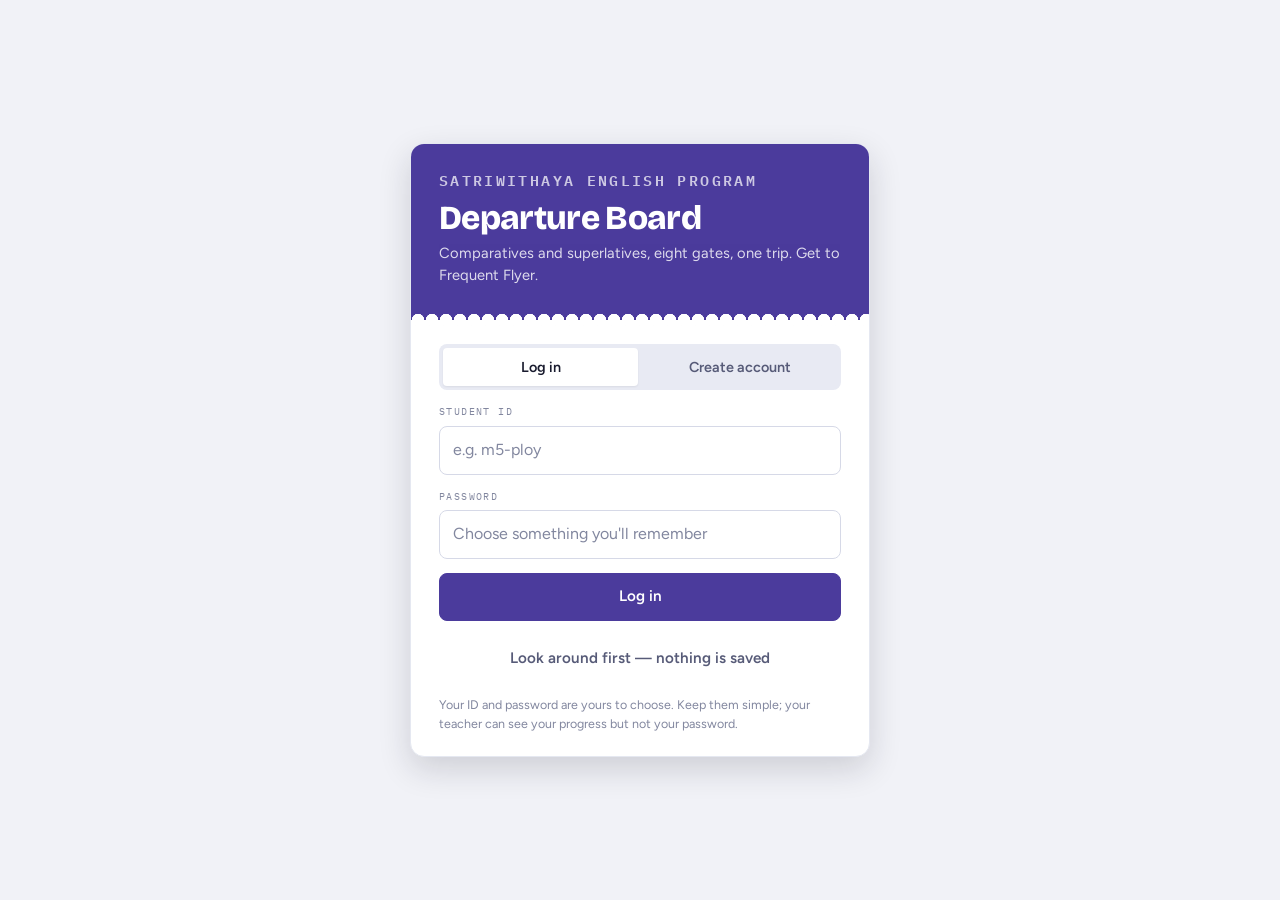
<file: index.html>
<!DOCTYPE html>
<html lang="en">
<head>
<meta charset="utf-8">
<meta name="viewport" content="width=device-width, initial-scale=1">
<title>Departure Board</title>
<link rel="preconnect" href="https://fonts.googleapis.com">
<link rel="preconnect" href="https://fonts.gstatic.com" crossorigin>
<link rel="stylesheet" href="https://fonts.googleapis.com/css2?family=Bricolage+Grotesque:opsz,wght@12..96,600;12..96,800&family=Figtree:wght@400;500;600;700&family=IBM+Plex+Mono:wght@400;600&display=swap">
<link rel="stylesheet" href="theme.css">
<style>
/* ======================= STUDENT CONSOLE ============================== */
.wrap{max-width:880px;margin:0 auto;padding-inline:16px}
.hidden{display:none!important}

/* ---------------------------------------------------------- login card */
#screen-login{min-height:100vh;display:flex;align-items:center;justify-content:center;padding:28px 16px}
.boarding{
  width:100%;max-width:460px;background:var(--surface);border-radius:var(--r-l);
  box-shadow:var(--shadow-l);overflow:hidden;border:1px solid var(--rule-soft);
}
.boarding-top{padding:26px var(--pad) 20px;background:var(--accent);color:var(--accent-ink)}
.boarding-top .kicker{color:var(--accent-ink);opacity:.72}
.boarding-top h1{font-size:2.1rem;line-height:1;margin:10px 0 8px;font-weight:800}
.boarding-top p{font-size:.92rem;opacity:.82;line-height:1.45}
.perf{height:14px;background:var(--accent);position:relative}
.perf::after{
  content:"";position:absolute;inset:auto 0 -7px;height:14px;
  background:radial-gradient(circle at 7px 7px, var(--surface) 6px, transparent 6.5px) repeat-x;
  background-size:14px 14px;
}
.boarding-body{padding:24px var(--pad) 22px;display:flex;flex-direction:column;gap:14px}
.tabs{display:flex;gap:4px;background:var(--surface-2);padding:4px;border-radius:var(--r-m)}
.tab{
  flex:1;padding:8px;border:none;background:transparent;border-radius:var(--r-s);
  font-weight:600;font-size:.9rem;color:var(--ink-2);cursor:pointer;
}
.tab.on{background:var(--surface);color:var(--ink);box-shadow:var(--shadow-s)}
.msg{font-size:.88rem;padding:10px 12px;border-radius:var(--r-m);line-height:1.45}
.msg.bad{background:var(--no-soft);color:var(--no)}
.msg.info{background:var(--surface-2);color:var(--ink-2)}
.tiny{font-size:.78rem;color:var(--ink-3);line-height:1.5}

/* ------------------------------------------------------ boarding header */
.bp{position:sticky;top:0;z-index:20;background:var(--ground);border-bottom:1px solid var(--rule)}
.bp-in{max-width:880px;margin:0 auto;padding:12px 16px;display:flex;align-items:center;gap:14px;flex-wrap:wrap}
.bp-id{display:flex;flex-direction:column;gap:1px;min-width:0;flex:1 1 150px}
.bp-name{font-family:var(--f-display);font-weight:700;font-size:1.02rem;line-height:1.15;overflow:hidden;text-overflow:ellipsis;white-space:nowrap}
.bp-rank{font-family:var(--f-mono);font-size:9.5px;letter-spacing:.13em;text-transform:uppercase;color:var(--accent)}
.gauge{flex:2 1 190px;display:flex;flex-direction:column;gap:4px;min-width:150px}
.gauge-top{display:flex;justify-content:space-between;align-items:baseline;font-family:var(--f-mono);font-size:9.5px;letter-spacing:.12em;text-transform:uppercase;color:var(--ink-3)}
.gauge-top b{font-size:12px;color:var(--ink);font-variant-numeric:tabular-nums}
.bar{height:7px;background:var(--surface-3);border-radius:99px;overflow:hidden}
.bar span{display:block;height:100%;background:var(--accent);border-radius:99px;transition:width .5s ease}
.bar.thin{height:5px}
.bar.gold span{background:var(--gold)}
.bp-stats{display:flex;gap:7px;flex:0 0 auto}
.chip{
  display:flex;flex-direction:column;align-items:center;gap:0;padding:5px 9px;border-radius:var(--r-m);
  background:var(--surface);border:1px solid var(--rule-soft);min-width:48px;
}
.chip b{font-family:var(--f-mono);font-size:13px;font-weight:600;font-variant-numeric:tabular-nums;line-height:1.2}
.chip span{font-family:var(--f-mono);font-size:8.5px;letter-spacing:.1em;text-transform:uppercase;color:var(--ink-3)}
.chip.streak b{color:var(--gold)}
.nav{display:flex;gap:2px;max-width:880px;margin:0 auto;padding:0 12px 8px;overflow-x:auto}
.nav button{
  border:none;background:transparent;padding:7px 11px;border-radius:var(--r-m);cursor:pointer;
  font-family:var(--f-mono);font-size:10px;font-weight:600;letter-spacing:.11em;text-transform:uppercase;
  color:var(--ink-3);white-space:nowrap;
}
.nav button.on{background:var(--accent-soft);color:var(--accent)}
.nav button:hover{color:var(--ink)}

/* ---------------------------------------------------------------- gates */
main{padding-block:22px 72px}
.sect-h{display:flex;align-items:baseline;justify-content:space-between;gap:12px;margin-bottom:14px;flex-wrap:wrap}
.sect-h h2{font-size:1.45rem}
.gates{display:flex;flex-direction:column;gap:0;position:relative}
.gates::before{content:"";position:absolute;left:21px;top:24px;bottom:24px;width:2px;background:var(--rule)}
.gate{position:relative;padding-left:52px;padding-bottom:10px}
.dot{
  position:absolute;left:13px;top:16px;width:18px;height:18px;border-radius:50%;
  background:var(--ground);border:2px solid var(--rule);z-index:1;
}
.gate.done .dot{background:var(--ok);border-color:var(--ok)}
.gate.open .dot{background:var(--accent);border-color:var(--accent);box-shadow:0 0 0 4px var(--accent-soft)}
.gate-card{
  width:100%;text-align:left;background:var(--surface);border:1px solid var(--rule-soft);
  border-radius:var(--r-l);box-shadow:var(--shadow-s);overflow:hidden;
}
.gate.locked .gate-card{opacity:.58}
.gate-head{
  width:100%;display:flex;gap:12px;align-items:flex-start;padding:15px 16px;
  background:none;border:none;cursor:pointer;text-align:left;
}
.gate.locked .gate-head{cursor:not-allowed}
.gate-meta{flex:1;min-width:0;display:flex;flex-direction:column;gap:5px}
.gate-line1{display:flex;align-items:center;gap:8px;flex-wrap:wrap}
.gate-n{font-family:var(--f-mono);font-size:10px;font-weight:600;letter-spacing:.1em;color:var(--ink-3)}
.gate-name{font-family:var(--f-display);font-weight:700;font-size:1.08rem;line-height:1.2}
.gate-blurb{font-size:.88rem;color:var(--ink-2);line-height:1.45}
.gate-prog{display:flex;align-items:center;gap:9px}
.gate-prog .bar{flex:1}
.gate-pct{font-family:var(--f-mono);font-size:10px;color:var(--ink-3);font-variant-numeric:tabular-nums}
.caret{flex:0 0 auto;color:var(--ink-3);font-size:1.1rem;padding-top:2px;transition:transform .18s}
.gate.exp .caret{transform:rotate(90deg)}
.gate-body{border-top:1px solid var(--rule-soft);padding:6px 8px 10px}
.lrow{
  display:flex;align-items:center;gap:11px;width:100%;text-align:left;padding:11px 10px;
  background:none;border:none;border-radius:var(--r-m);cursor:pointer;
}
.lrow:hover:not([disabled]){background:var(--surface-2)}
.lrow[disabled]{opacity:.5;cursor:not-allowed}
.lrow-tick{
  flex:0 0 auto;width:21px;height:21px;border-radius:50%;border:2px solid var(--rule);
  display:grid;place-items:center;font-size:11px;font-weight:700;color:var(--surface);
}
.lrow.done .lrow-tick{background:var(--ok);border-color:var(--ok)}
.lrow.done .lrow-tick::after{content:"✓"}
.lrow-txt{flex:1;min-width:0}
.lrow-name{display:block;font-weight:600;font-size:.95rem;line-height:1.3}
.lrow-sub{display:block;font-family:var(--f-mono);font-size:9.5px;letter-spacing:.1em;text-transform:uppercase;color:var(--ink-3);margin-top:2px}
.lrow-score{font-family:var(--f-mono);font-size:11px;color:var(--ink-2);font-variant-numeric:tabular-nums;flex:0 0 auto}
.lrow.chal{border-top:1px dashed var(--rule);margin-top:4px;border-radius:0 0 var(--r-m) var(--r-m)}
.lrow.chal .lrow-name{color:var(--gold)}

/* ---------------------------------------------------------------- play */
.play{max-width:660px;margin:0 auto}
.play-top{display:flex;align-items:center;gap:12px;margin-bottom:14px}
.play-top .bar{flex:1}
.qcount{font-family:var(--f-mono);font-size:10px;letter-spacing:.1em;color:var(--ink-3);font-variant-numeric:tabular-nums}
.theory{padding:var(--pad);display:flex;flex-direction:column;gap:14px}
.theory h3{font-size:1.35rem;line-height:1.15}
.theory .key{
  font-size:1.02rem;line-height:1.45;font-weight:600;border-left:3px solid var(--gold);
  padding-left:14px;color:var(--ink);
}
.theory .prose p{font-size:.97rem;line-height:1.6;color:var(--ink-2);margin-bottom:.75em}
.theory .prose p:last-child{margin-bottom:0}
.theory .prose em{font-style:italic;color:var(--ink)}
.theory .prose strong{color:var(--ink)}
.theory .prose u{text-decoration-color:var(--accent-line);text-underline-offset:3px}
.exlist{display:flex;flex-direction:column;gap:10px;background:var(--surface-2);padding:14px;border-radius:var(--r-m)}
.exlist .s{font-size:.98rem;font-style:italic}
.exlist .s s{opacity:.62}
.exlist .g{font-family:var(--f-mono);font-size:9.5px;letter-spacing:.08em;color:var(--ink-3);margin-top:3px;line-height:1.4}
.simple-btn{align-self:flex-start}
.qcard{padding:var(--pad);display:flex;flex-direction:column;gap:0}
.qtype{
  font-family:var(--f-mono);font-size:9.5px;letter-spacing:.15em;text-transform:uppercase;
  color:var(--accent);margin-bottom:12px;display:flex;justify-content:space-between;gap:10px;
}
.qtype .lv{color:var(--ink-3)}
#qhost{margin-bottom:16px}
.qfoot{display:flex;gap:10px;align-items:center;flex-wrap:wrap}
.qfoot .grow{flex:1}
#feedback{margin-bottom:14px}

/* --------------------------------------------------------- result panel */
.result{padding:var(--pad);text-align:center;display:flex;flex-direction:column;gap:16px;align-items:center}
.score-ring{
  width:124px;height:124px;border-radius:50%;display:grid;place-items:center;
  background:conic-gradient(var(--accent) calc(var(--p)*1%), var(--surface-3) 0);
}
.score-ring i{
  width:98px;height:98px;border-radius:50%;background:var(--surface);display:grid;place-items:center;
  font-family:var(--f-display);font-weight:800;font-size:1.9rem;font-style:normal;font-variant-numeric:tabular-nums;
}
.result h3{font-size:1.4rem}
.result p{color:var(--ink-2);font-size:.95rem;max-width:34rem}
.misslist{width:100%;text-align:left;display:flex;flex-direction:column;gap:8px;margin-top:4px}
.miss{background:var(--surface-2);border-radius:var(--r-m);padding:11px 13px;font-size:.9rem;line-height:1.45}
.miss b{display:block;font-family:var(--f-mono);font-size:9.5px;letter-spacing:.1em;text-transform:uppercase;color:var(--no);margin-bottom:4px}

/* -------------------------------------------------------------- passport */
.stamps{display:grid;grid-template-columns:repeat(auto-fill,minmax(96px,1fr));gap:10px}
.stamp{
  aspect-ratio:1;border-radius:var(--r-m);border:2px dashed var(--rule);
  display:flex;flex-direction:column;align-items:center;justify-content:center;gap:3px;
  text-align:center;padding:8px;color:var(--ink-3);
}
.stamp.got{border-style:solid;border-color:var(--accent);color:var(--accent);background:var(--accent-soft);transform:rotate(-2deg)}
.stamp b{font-family:var(--f-display);font-size:.8rem;line-height:1.1;font-weight:700}
.stamp span{font-family:var(--f-mono);font-size:8px;letter-spacing:.08em;text-transform:uppercase}
.badges{display:grid;grid-template-columns:1fr;gap:9px}
@media (min-width:620px){.badges{grid-template-columns:1fr 1fr}}
.badge{display:flex;gap:12px;align-items:flex-start;min-width:0;padding:13px 14px;border-radius:var(--r-m);background:var(--surface);border:1px solid var(--rule-soft)}
.badge.locked{opacity:.5}
.badge-i{
  flex:0 0 auto;width:34px;height:34px;border-radius:50%;display:grid;place-items:center;
  background:var(--surface-2);color:var(--ink-3);font-family:var(--f-mono);font-size:13px;font-weight:600;
}
.badge.got .badge-i{background:var(--gold-soft);color:var(--gold)}
.badge-n{display:block;font-weight:700;font-size:.95rem;font-family:var(--f-display);line-height:1.25}
.badge-p{display:block;font-size:.85rem;color:var(--ink-2);line-height:1.4}
.badge-h{display:block;font-family:var(--f-mono);font-size:9.5px;letter-spacing:.06em;color:var(--ink-3);margin-top:3px;line-height:1.4}

/* ---------------------------------------------------------------- misc */
.empty{padding:34px 20px;text-align:center;color:var(--ink-3);font-size:.93rem}
.toast{
  position:fixed;left:50%;bottom:22px;transform:translateX(-50%);z-index:60;
  background:var(--ink);color:var(--ground);padding:11px 18px;border-radius:99px;
  font-size:.9rem;font-weight:600;box-shadow:var(--shadow-l);max-width:90vw;
}
.modal{position:fixed;inset:0;z-index:80;display:grid;place-items:center;background:rgba(10,11,22,.62);padding:20px}
.modal-card{
  background:var(--surface);border-radius:var(--r-l);padding:28px var(--pad);max-width:400px;width:100%;
  text-align:center;box-shadow:var(--shadow-l);display:flex;flex-direction:column;gap:12px;align-items:center;
}
.modal-card .seal{
  width:74px;height:74px;border-radius:50%;background:var(--gold-soft);color:var(--gold);
  display:grid;place-items:center;font-family:var(--f-mono);font-size:22px;font-weight:600;
  border:2px solid var(--gold);transform:rotate(-6deg);
}
.modebar{
  max-width:880px;margin:10px auto 0;padding:9px 14px;border-radius:var(--r-m);
  background:var(--gold-soft);color:var(--gold);font-size:.82rem;line-height:1.45;
  display:flex;gap:10px;align-items:center;justify-content:space-between;flex-wrap:wrap;
}
.modebar b{font-family:var(--f-mono);font-size:9.5px;letter-spacing:.12em;text-transform:uppercase}
.settings{display:flex;flex-direction:column;gap:14px;padding:var(--pad)}
.settings .row{display:flex;gap:10px;align-items:flex-end;flex-wrap:wrap}
.settings .row .field{flex:1;min-width:200px}

/* ------------------------------------------------------------- artwork */
.artband{
  margin:calc(-1 * var(--pad)) calc(-1 * var(--pad)) 18px;
  height:88px;overflow:hidden;border-radius:var(--r-l) var(--r-l) 0 0;
  background:var(--accent-soft);
}
.artband.dark{background:var(--ink)}
.artband svg.art{display:block;width:100%;height:100%}
.card.theory > .artband:first-child{margin-bottom:8px}
#qhost > .artband{margin-top:0;height:76px;border-radius:var(--r-m);margin-inline:0}
.gate-art{
  flex:0 0 auto;width:86px;height:28px;border-radius:var(--r-s);overflow:hidden;
  margin:0;background:var(--accent-soft);
}
.gate-art.dark{background:var(--ink)}
.gate-art svg{display:block;width:100%;height:100%}
@media (max-width:560px){.gate-art{display:none}}
.sort-done{
  font-family:var(--f-mono);font-size:9.5px;letter-spacing:.1em;text-transform:uppercase;
  color:var(--accent);
}

/* ------------------------------------------------- two-box sorting item */
.sort-pool{
  display:flex;flex-wrap:wrap;gap:7px;justify-content:center;
  padding:14px 12px;border-radius:var(--r-m);background:var(--surface-2);
  margin-bottom:14px;min-height:56px;align-items:center;transition:opacity .2s;
}
.sort-pool.spent{opacity:.35}
.chip-i{
  padding:8px 13px;border:1px solid var(--rule);border-radius:99px;background:var(--surface);
  cursor:pointer;font-size:.95rem;font-weight:500;transition:transform .12s,border-color .12s;
}
.chip-i:hover:not([disabled]){border-color:var(--accent-line)}
.chip-i.armed{
  border-color:var(--accent);background:var(--accent);color:var(--accent-ink);
  transform:translateY(-2px) scale(1.04);box-shadow:var(--shadow-m);
}
.chip-i.gone{visibility:hidden;pointer-events:none}
.chip-i.in{background:var(--surface);border-color:var(--accent-line)}
.chip-i.right{background:var(--ok-soft);border-color:var(--ok);color:var(--ok);font-weight:600}
.chip-i.wrong{background:var(--no-soft);border-color:var(--no);color:var(--no);text-decoration:line-through}
.sort-bins{display:grid;grid-template-columns:1fr;gap:10px}
@media (min-width:520px){.sort-bins{grid-template-columns:repeat(var(--cols,2),1fr)}}
.sort-bin{
  border:2px dashed var(--rule);border-radius:var(--r-m);padding:11px;cursor:default;
  display:flex;flex-direction:column;gap:9px;min-height:118px;transition:border-color .15s,background .15s;
}
.sort-bin.ready{border-color:var(--accent-line);background:var(--accent-soft);cursor:pointer}
.sort-bin.ready:hover{border-color:var(--accent)}
.sort-h b{display:block;font-family:var(--f-display);font-weight:700;font-size:1rem}
.sort-h span{
  display:block;font-family:var(--f-mono);font-size:9px;letter-spacing:.1em;
  text-transform:uppercase;color:var(--ink-3);margin-top:2px;
}
.sort-drop{display:flex;flex-wrap:wrap;gap:6px;align-content:flex-start;flex:1}
.sort-empty{font-family:var(--f-mono);font-size:9.5px;letter-spacing:.06em;color:var(--ink-3);align-self:center;margin:0 auto}

/* --------------------------------------------------------- time bonus */
.timer{position:relative;width:38px;height:38px;flex:0 0 auto}
.timer svg{transform:rotate(-90deg);display:block}
.timer .track{stroke:var(--surface-3)}
.timer .run{stroke:var(--gold);transition:stroke-dashoffset .1s linear,stroke .2s}
.timer.cold .run{stroke:var(--ink-3);opacity:.4}
.timer b{
  position:absolute;inset:0;display:grid;place-items:center;
  font-family:var(--f-mono);font-size:12px;font-weight:600;color:var(--gold);font-variant-numeric:tabular-nums;
}
.timer.cold b{color:var(--ink-3);font-size:9px;letter-spacing:.04em}
.combo{
  display:inline-flex;align-items:center;gap:5px;padding:4px 9px;border-radius:99px;
  background:var(--gold-soft);color:var(--gold);font-family:var(--f-mono);font-size:10px;
  font-weight:600;letter-spacing:.08em;white-space:nowrap;
}
.xpfloat{
  position:absolute;right:0;top:-6px;font-family:var(--f-display);font-weight:800;font-size:1.15rem;
  color:var(--gold);pointer-events:none;animation:rise 1.1s ease-out forwards;
}
.xpfloat.plain{color:var(--accent)}
@keyframes rise{
  0%{opacity:0;transform:translateY(6px) scale(.9)}
  22%{opacity:1;transform:translateY(-4px) scale(1.06)}
  100%{opacity:0;transform:translateY(-30px) scale(1)}
}
.qfoot{position:relative}
.bonus-note{
  font-family:var(--f-mono);font-size:9.5px;letter-spacing:.1em;text-transform:uppercase;
  color:var(--gold);display:inline-flex;align-items:center;gap:5px;
}
.verdict.ok{animation:pop .28s ease-out}
@keyframes pop{0%{transform:scale(.985)}60%{transform:scale(1.008)}100%{transform:scale(1)}}

/* -------------------------------------------------------- resume card */
.resume{
  width:100%;text-align:left;display:flex;align-items:stretch;gap:0;overflow:hidden;
  border:none;border-radius:var(--r-l);background:var(--accent);color:var(--accent-ink);
  box-shadow:var(--shadow-m);cursor:pointer;margin-bottom:22px;padding:0;
  transition:transform .12s,box-shadow .12s;
}
.resume:hover{transform:translateY(-1px);box-shadow:var(--shadow-l)}
.resume:active{transform:translateY(0)}
.resume.done{cursor:default;background:var(--ok)}
.resume-art{
  flex:0 0 112px;height:auto;margin:0;border-radius:0;align-self:stretch;
  background:rgba(255,255,255,.13);
}
.resume-art.dark{background:rgba(0,0,0,.3)}
@media (max-width:560px){.resume-art{display:none}}
.resume-t{flex:1;min-width:0;display:flex;flex-direction:column;gap:2px;padding:15px 18px}
.resume-t .kicker{color:var(--accent-ink);opacity:.72}
.resume-n{font-family:var(--f-display);font-weight:700;font-size:1.16rem;line-height:1.2}
.resume-s{font-size:.86rem;opacity:.8;line-height:1.4}
.resume-go{
  flex:0 0 auto;align-self:center;padding:10px 20px 10px 6px;font-weight:700;font-size:.95rem;white-space:nowrap;
}
@media (max-width:420px){.resume-go{padding-right:14px;font-size:.88rem}}
.signout{padding:6px 11px;font-size:.8rem}

/* ------------------------------------------------------- rank-up flair */
.stamp.got{animation:stampin .4s cubic-bezier(.2,1.6,.4,1)}
@keyframes stampin{0%{transform:rotate(-14deg) scale(1.5);opacity:0}100%{transform:rotate(-2deg) scale(1);opacity:1}}
.modal-card .seal{animation:stampin .45s cubic-bezier(.2,1.6,.4,1)}
</style>
</head>
<body>

<!-- ===================== LOGIN ===================== -->
<div id="screen-login">
  <div class="boarding">
    <div class="boarding-top">
      <p class="kicker">Satriwithaya English Program</p>
      <h1>Departure Board</h1>
      <p>Comparatives and superlatives, eight gates, one trip. Get to Frequent Flyer.</p>
    </div>
    <div class="perf"></div>
    <div class="boarding-body">
      <div class="tabs" role="tablist">
        <button class="tab on" id="tab-in" role="tab">Log in</button>
        <button class="tab" id="tab-new" role="tab">Create account</button>
      </div>
      <div class="field">
        <label for="f-id">Student ID</label>
        <input type="text" id="f-id" autocomplete="username" placeholder="e.g. m5-ploy" spellcheck="false">
      </div>
      <div class="field hidden" id="wrap-name">
        <label for="f-name">Your name</label>
        <input type="text" id="f-name" autocomplete="name" placeholder="How your teacher will see you">
      </div>
      <div class="field">
        <label for="f-pw">Password</label>
        <input type="password" id="f-pw" autocomplete="current-password" placeholder="Choose something you'll remember">
      </div>
      <div id="login-msg" class="msg info hidden"></div>
      <button class="btn primary wide" id="btn-go">Log in</button>
      <button class="btn ghost wide" id="btn-demo">Look around first — nothing is saved</button>
      <p class="tiny">Your ID and password are yours to choose. Keep them simple; your teacher can see your progress but not your password.</p>
    </div>
  </div>
</div>

<!-- ===================== APP ===================== -->
<div id="screen-app" class="hidden">
  <header class="bp">
    <div class="bp-in">
      <div class="bp-id">
        <span class="bp-name" id="hdr-name">—</span>
        <span class="bp-rank" id="hdr-rank">—</span>
      </div>
      <div class="gauge">
        <div class="gauge-top"><span>Trip readiness</span><b id="hdr-ready">0%</b></div>
        <div class="bar"><span id="hdr-bar" style="width:0%"></span></div>
      </div>
      <div class="bp-stats">
        <div class="chip streak"><b id="hdr-streak">0</b><span>Streak</span></div>
        <div class="chip"><b id="hdr-xp">0</b><span>XP</span></div>
        <button class="btn sm signout" id="btn-out" title="Log out">Log out</button>
      </div>
    </div>
    <nav class="nav">
      <button data-view="map" class="on">Roadmap</button>
      <button data-view="review">Standby<span id="nav-review"></span></button>
      <button data-view="pass">Passport</button>
      <button data-view="test">Level check<span id="nav-test"></span></button>
      <button data-view="settings">Settings</button>
    </nav>
  </header>

  <div id="modebar-slot"></div>

  <main class="wrap">
    <section id="view-map"></section>
    <section id="view-play" class="hidden"></section>
    <section id="view-review" class="hidden"></section>
    <section id="view-pass" class="hidden"></section>
    <section id="view-test" class="hidden"></section>
    <section id="view-settings" class="hidden"></section>
  </main>
</div>

<div id="toast-slot"></div>
<div id="modal-slot"></div>

<!-- ===================================================================
     CLASS SERVER — the Apps Script Web App this console talks to.
     Change this one line if you redeploy the script to a new URL.
     A student who saves a different address under Settings overrides it
     on their own device only.
     =================================================================== -->
<script>window.DB_API_URL = 'https://script.google.com/macros/s/AKfycbyFjTVQfIvo4EHrLG-zXOSF7ap-8NLXPacvtFq33Q-5EdkJMfHiz6U-xvAAok31HHSJ/exec';</script>

<script src="content.js"></script>
<script src="engine.js"></script>
<script src="api.js"></script>
<script src="student.js"></script>
</body>
</html>
</file>
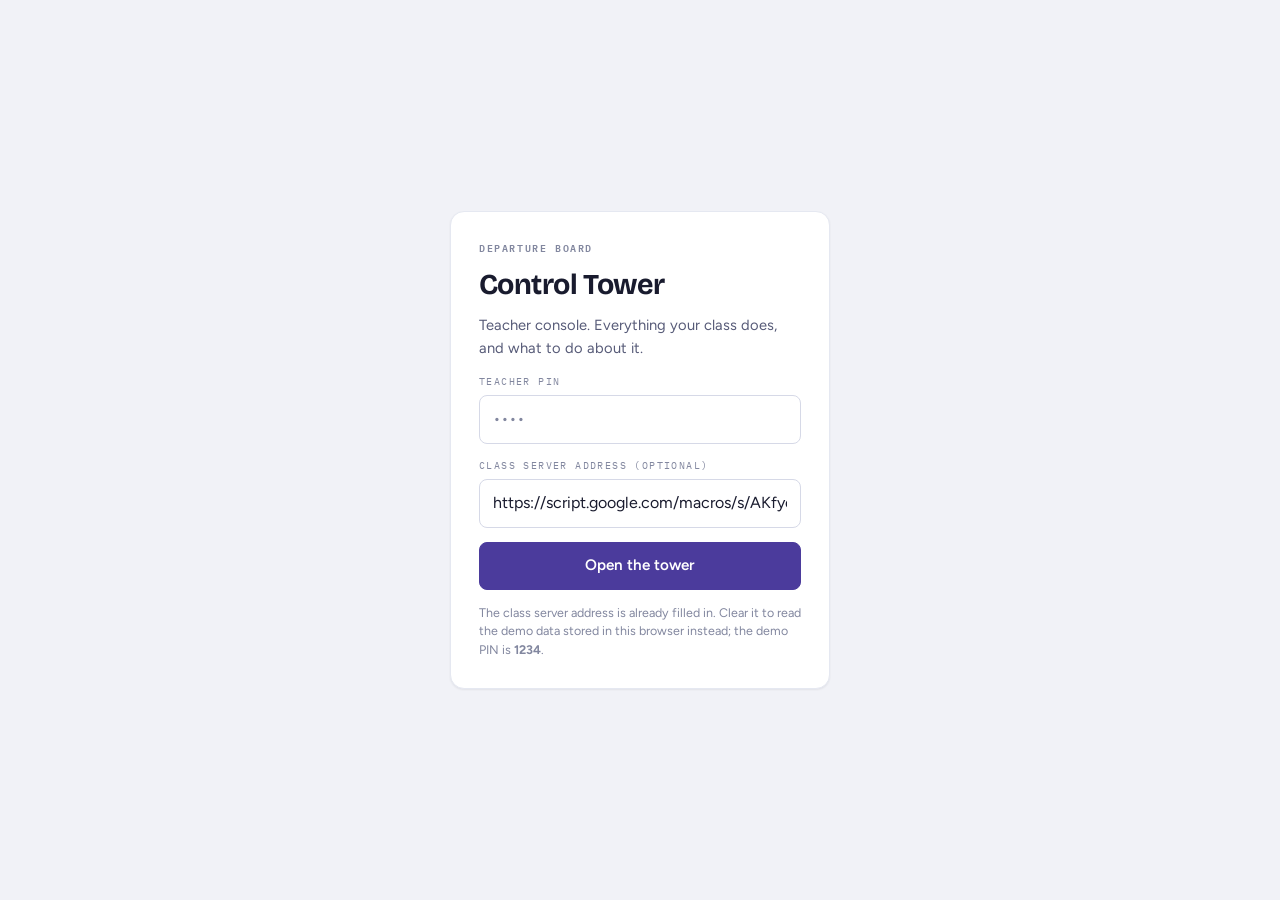
<file: teacher.html>
<!DOCTYPE html>
<html lang="en">
<head>
<meta charset="utf-8">
<meta name="viewport" content="width=device-width, initial-scale=1">
<title>Departure Board — Control Tower</title>
<link rel="preconnect" href="https://fonts.googleapis.com">
<link rel="preconnect" href="https://fonts.gstatic.com" crossorigin>
<link rel="stylesheet" href="https://fonts.googleapis.com/css2?family=Bricolage+Grotesque:opsz,wght@12..96,600;12..96,800&family=Figtree:wght@400;500;600;700&family=IBM+Plex+Mono:wght@400;600&display=swap">
<link rel="stylesheet" href="theme.css">
<style>
/* ======================= TEACHER CONSOLE ============================== */
.wrap{max-width:1180px;margin:0 auto;padding-inline:16px}
.hidden{display:none!important}

#gate{min-height:100vh;display:grid;place-items:center;padding:24px 16px}
.gatecard{width:100%;max-width:380px;padding:28px var(--pad);display:flex;flex-direction:column;gap:14px}
.gatecard h1{font-size:1.8rem;line-height:1.05}

header.top{border-bottom:1px solid var(--rule);background:var(--surface);position:sticky;top:0;z-index:30}
.top-in{max-width:1180px;margin:0 auto;padding:13px 16px;display:flex;align-items:center;gap:14px;flex-wrap:wrap}
.top-in h1{font-size:1.18rem;flex:1 1 auto}
.top-in .sub{font-family:var(--f-mono);font-size:9.5px;letter-spacing:.14em;text-transform:uppercase;color:var(--ink-3);display:block;margin-top:2px}

main{padding-block:20px 80px}
.grid{display:grid;grid-template-columns:1fr;gap:16px}
@media (min-width:1000px){.grid{grid-template-columns:minmax(0,1fr) minmax(0,1.35fr)}}

.panel{padding:16px var(--pad) var(--pad)}
.panel-h{display:flex;align-items:baseline;justify-content:space-between;gap:10px;margin-bottom:12px;flex-wrap:wrap}
.panel-h h2{font-size:1.08rem}

/* --------------------------------------------------------------- roster */
.roster-scroll{overflow-x:auto;border:1px solid var(--rule);border-radius:var(--r-m)}
table.roster{border-collapse:collapse;width:100%;min-width:620px;font-size:.86rem}
table.roster th{
  font-family:var(--f-mono);font-size:9px;letter-spacing:.12em;text-transform:uppercase;color:var(--ink-3);
  text-align:left;padding:9px 10px;background:var(--surface-2);white-space:nowrap;position:sticky;top:0;
}
table.roster td{padding:9px 10px;border-top:1px solid var(--rule-soft);white-space:nowrap}
table.roster tr.r{cursor:pointer}
table.roster tr.r:focus-visible{outline:2px solid var(--accent);outline-offset:-2px}
table.roster th.sortable{cursor:pointer;user-select:none}
table.roster th.sortable:hover{color:var(--ink)}
table.roster th.sortable.on{color:var(--accent)}
table.roster tr.r:hover td{background:var(--surface-2)}
table.roster tr.sel td{background:var(--accent-soft)}
.who2{display:flex;flex-direction:column;gap:1px}
.who2 b{font-weight:600}
.who2 span{font-family:var(--f-mono);font-size:9.5px;color:var(--ink-3)}
.mini{width:64px;height:6px;background:var(--surface-3);border-radius:99px;overflow:hidden;display:inline-block;vertical-align:middle}
.mini i{display:block;height:100%;background:var(--accent)}
.flag{font-family:var(--f-mono);font-size:9px;letter-spacing:.08em;text-transform:uppercase;padding:2px 6px;border-radius:99px}
.flag.stall{background:var(--no-soft);color:var(--no)}
.flag.new{background:var(--accent-soft);color:var(--accent)}
.flag.fly{background:var(--ok-soft);color:var(--ok)}

/* ---------------------------------------------------------- disclosure */
details.disc{border:1px solid var(--rule);border-radius:var(--r-m);margin-bottom:10px;background:var(--surface)}
details.disc>summary{
  cursor:pointer;list-style:none;padding:11px 14px;display:flex;align-items:center;gap:10px;
  font-weight:600;font-size:.92rem;
}
details.disc>summary::-webkit-details-marker{display:none}
details.disc>summary::before{content:"▸";color:var(--ink-3);transition:transform .15s}
details.disc[open]>summary::before{transform:rotate(90deg)}
details.disc>summary .count{
  margin-left:auto;font-family:var(--f-mono);font-size:10px;color:var(--ink-3);font-variant-numeric:tabular-nums;
}
.disc-body{padding:0 14px 14px;border-top:1px solid var(--rule-soft)}
.logtable{width:100%;border-collapse:collapse;font-size:.8rem;font-family:var(--f-mono)}
.logtable th{text-align:left;padding:7px 8px;color:var(--ink-3);font-size:9px;letter-spacing:.1em;text-transform:uppercase;border-bottom:1px solid var(--rule)}
.logtable td{padding:6px 8px;border-bottom:1px solid var(--rule-soft);vertical-align:top}
.logtable tr.bad td{background:var(--no-soft)}
.logtable .g{color:var(--ink-3)}
.logscroll{max-height:340px;overflow:auto;margin-top:8px;border-radius:var(--r-s)}

/* ------------------------------------------------------------- report */
.rep-block{border-left:3px solid var(--no);padding-left:14px;margin-bottom:18px}
.rep-block.good{border-left-color:var(--ok)}
.rep-h{display:flex;align-items:baseline;gap:9px;flex-wrap:wrap;margin-bottom:6px}
.rep-h h4{font-family:var(--f-display);font-size:1rem;font-weight:700}
.rep-rate{font-family:var(--f-mono);font-size:10px;color:var(--ink-3);font-variant-numeric:tabular-nums}
.rep-p{font-size:.9rem;line-height:1.55;color:var(--ink-2);margin-bottom:8px}
.rep-teach{
  font-size:.88rem;line-height:1.55;background:var(--surface-2);padding:11px 13px;border-radius:var(--r-m);
  margin-bottom:8px;
}
.rep-teach b{font-family:var(--f-mono);font-size:9px;letter-spacing:.13em;text-transform:uppercase;color:var(--ink-3);display:block;margin-bottom:5px}
.rep-acts{list-style:none;padding:0;display:flex;flex-direction:column;gap:7px}
.rep-acts li{display:flex;gap:9px;font-size:.88rem;line-height:1.5;color:var(--ink-2)}
.rep-acts li::before{content:"→";color:var(--accent);flex:0 0 auto;font-weight:700}

/* --------------------------------------------------------------- class */
.heat{display:flex;flex-direction:column;gap:5px}
.heat-row{display:grid;grid-template-columns:1fr 96px 44px;gap:10px;align-items:center;font-size:.85rem}
.heat-bar{height:9px;background:var(--surface-3);border-radius:99px;overflow:hidden}
.heat-bar i{display:block;height:100%;background:var(--no)}
.heat-n{font-family:var(--f-mono);font-size:10px;color:var(--ink-3);text-align:right;font-variant-numeric:tabular-nums}

.tools{display:flex;gap:8px;flex-wrap:wrap}
.stat4{display:grid;grid-template-columns:repeat(2,1fr);gap:9px;margin-bottom:14px}
@media (min-width:520px){.stat4{grid-template-columns:repeat(4,1fr)}}
.stat{background:var(--surface-2);border-radius:var(--r-m);padding:11px 13px}
.stat b{display:block;font-family:var(--f-display);font-size:1.5rem;font-weight:800;line-height:1.1;font-variant-numeric:tabular-nums}
.stat span{font-family:var(--f-mono);font-size:9px;letter-spacing:.11em;text-transform:uppercase;color:var(--ink-3)}

/* --------------------------------------------------------------- print */
#printable{display:none}
@media print{
  body>*{display:none!important}
  #printable{display:block!important;padding:0;font-family:Georgia,serif;color:#000;background:#fff}
  #printable .pq{page-break-inside:avoid;margin-bottom:16px}
  #printable .key{page-break-before:always}
  #printable h2{font-size:16pt;margin:0 0 4pt}
  #printable .meta{font-size:9pt;color:#444;margin-bottom:14pt}
  #printable .pq b{font-size:11pt}
  #printable .pq ol{margin:4pt 0 0 18pt;font-size:11pt}
  #printable .pq .ctx{font-size:10pt;font-style:italic;margin:2pt 0}
  #printable table{border-collapse:collapse;font-size:9.5pt;margin:4pt 0}
  #printable table td,#printable table th{border:1px solid #999;padding:2pt 6pt}
}
.empty{padding:30px 18px;text-align:center;color:var(--ink-3);font-size:.92rem}
.tiny{font-size:.78rem;color:var(--ink-3);line-height:1.5}
.msg{font-size:.88rem;padding:10px 12px;border-radius:var(--r-m)}
.msg.bad{background:var(--no-soft);color:var(--no)}
.modebar{
  max-width:1180px;margin:10px auto 0;padding:9px 14px;border-radius:var(--r-m);
  background:var(--gold-soft);color:var(--gold);font-size:.82rem;display:flex;gap:10px;
  align-items:center;justify-content:space-between;flex-wrap:wrap;
}
.modebar b{font-family:var(--f-mono);font-size:9.5px;letter-spacing:.12em;text-transform:uppercase}
</style>
</head>
<body>

<div id="gate">
  <div class="card gatecard">
    <p class="kicker">Departure Board</p>
    <h1>Control Tower</h1>
    <p style="color:var(--ink-2);font-size:.92rem">Teacher console. Everything your class does, and what to do about it.</p>
    <div class="field"><label for="pin">Teacher PIN</label>
      <input type="password" id="pin" placeholder="••••" autocomplete="current-password"></div>
    <div class="field"><label for="url">Class server address (optional)</label>
      <input type="text" id="url" placeholder="https://script.google.com/macros/s/…/exec" spellcheck="false"></div>
    <div id="gate-msg" class="msg bad hidden"></div>
    <button class="btn primary wide" id="gate-go">Open the tower</button>
    <p class="tiny">The class server address is already filled in. Clear it to read the demo data stored in this browser instead; the demo PIN is <strong>1234</strong>.</p>
  </div>
</div>

<div id="app" class="hidden">
  <header class="top">
    <div class="top-in">
      <div style="flex:1">
        <h1>Control Tower</h1>
        <span class="sub" id="top-sub">—</span>
      </div>
      <div class="tools">
        <button class="btn sm" id="t-refresh">Refresh</button>
        <button class="btn sm" id="t-csv">Export CSV</button>
        <button class="btn sm ghost" id="t-out">Close</button>
      </div>
    </div>
  </header>
  <div id="modebar-slot"></div>

  <main class="wrap">
    <div class="stat4" id="stats"></div>
    <div class="grid">
      <div class="card panel">
        <div class="panel-h"><h2>Class roster</h2><span class="kicker" id="roster-n"></span></div>
        <input type="text" id="q" placeholder="Filter by name or student ID" spellcheck="false" style="margin-bottom:10px">
        <div class="roster-scroll"><table class="roster" id="roster"></table></div>
        <div style="margin-top:16px">
          <div class="panel-h"><h2 style="font-size:.98rem">Where the class is losing marks</h2></div>
          <div class="heat" id="heat"></div>
        </div>
      </div>
      <div class="card panel" id="detail"><div class="empty">Select a student to see their log, their diagnosis, and to set a level check.</div></div>
    </div>
  </main>
</div>

<div id="printable"></div>
<div id="toast-slot"></div>

<!-- ===================================================================
     CLASS SERVER — the Apps Script Web App the Control Tower reads from.
     Change this one line if you redeploy the script to a new URL.
     A student who saves a different address under Settings overrides it
     on their own device only.
     =================================================================== -->
<script>window.DB_API_URL = 'https://script.google.com/macros/s/AKfycbyFjTVQfIvo4EHrLG-zXOSF7ap-8NLXPacvtFq33Q-5EdkJMfHiz6U-xvAAok31HHSJ/exec';</script>

<script src="content.js"></script>
<script src="engine.js"></script>
<script src="api.js"></script>
<script src="teacher.js"></script>
</body>
</html>
</file>
<file: theme.css>
/* ===========================================================================
   DEPARTURE BOARD — theme.css
   Shared tokens and components for the student and teacher consoles.
   Three theme states: bare :root (light), prefers-color-scheme, [data-theme].
   =========================================================================== */

:root{
  --ground:#F1F2F7;
  --surface:#FFFFFF;
  --surface-2:#E8EAF3;
  --surface-3:#DDE1EE;
  --ink:#191B2E;
  --ink-2:#575B78;
  --ink-3:#82879F;
  --rule:#D6D9E7;
  --rule-soft:#E5E8F1;
  --accent:#4B3B9C;
  --accent-ink:#FFFFFF;
  --accent-soft:rgba(75,59,156,.10);
  --accent-line:rgba(75,59,156,.32);
  --gold:#9A6206;
  --gold-soft:rgba(154,98,6,.13);
  --ok:#1B7350;
  --ok-soft:rgba(27,115,80,.11);
  --no:#B33E24;
  --no-soft:rgba(179,62,36,.10);
  --shadow-s:0 1px 2px rgba(25,27,46,.07);
  --shadow-m:0 2px 10px rgba(25,27,46,.09);
  --shadow-l:0 12px 32px rgba(25,27,46,.16);

  --f-display:"Bricolage Grotesque","Figtree","Helvetica Neue",Arial,sans-serif;
  --f-ui:"Figtree","Helvetica Neue",Arial,sans-serif;
  --f-mono:"IBM Plex Mono","SFMono-Regular",Consolas,monospace;

  --r-s:4px; --r-m:8px; --r-l:14px;
  --pad:clamp(16px,4vw,28px);
}
@media (prefers-color-scheme: dark){
  :root:not([data-theme="light"]){
    --ground:#0E0F1A;
    --surface:#171A2A;
    --surface-2:#1E2234;
    --surface-3:#262B40;
    --ink:#E6E8F2;
    --ink-2:#9EA3BC;
    --ink-3:#787E99;
    --rule:#2A2F45;
    --rule-soft:#212639;
    --accent:#9A8CF0;
    --accent-ink:#14162A;
    --accent-soft:rgba(154,140,240,.15);
    --accent-line:rgba(154,140,240,.42);
    --gold:#E5AE4A;
    --gold-soft:rgba(229,174,74,.15);
    --ok:#4FBE8B;
    --ok-soft:rgba(79,190,139,.14);
    --no:#F07A5E;
    --no-soft:rgba(240,122,94,.14);
    --shadow-s:0 1px 2px rgba(0,0,0,.4);
    --shadow-m:0 2px 10px rgba(0,0,0,.45);
    --shadow-l:0 12px 32px rgba(0,0,0,.55);
  }
}
:root[data-theme="dark"]{
  --ground:#0E0F1A; --surface:#171A2A; --surface-2:#1E2234; --surface-3:#262B40;
  --ink:#E6E8F2; --ink-2:#9EA3BC; --ink-3:#787E99; --rule:#2A2F45; --rule-soft:#212639;
  --accent:#9A8CF0; --accent-ink:#14162A; --accent-soft:rgba(154,140,240,.15); --accent-line:rgba(154,140,240,.42);
  --gold:#E5AE4A; --gold-soft:rgba(229,174,74,.15);
  --ok:#4FBE8B; --ok-soft:rgba(79,190,139,.14);
  --no:#F07A5E; --no-soft:rgba(240,122,94,.14);
  --shadow-s:0 1px 2px rgba(0,0,0,.4); --shadow-m:0 2px 10px rgba(0,0,0,.45); --shadow-l:0 12px 32px rgba(0,0,0,.55);
}

*{box-sizing:border-box}
html{-webkit-text-size-adjust:100%}
body{
  margin:0; background:var(--ground); color:var(--ink);
  font-family:var(--f-ui); font-size:16px; line-height:1.55;
  -webkit-font-smoothing:antialiased;
}
h1,h2,h3,h4{font-family:var(--f-display);letter-spacing:-.02em;text-wrap:balance;margin:0}
p{margin:0}
button{font:inherit;color:inherit}
a{color:var(--accent)}
:focus-visible{outline:2px solid var(--accent);outline-offset:2px;border-radius:var(--r-s)}
.num{font-variant-numeric:tabular-nums}

/* ---------------------------------------------------------------- labels */
.kicker{
  font-family:var(--f-mono);font-size:10px;font-weight:600;letter-spacing:.16em;
  text-transform:uppercase;color:var(--ink-3);
}
.pill{
  display:inline-flex;align-items:center;gap:6px;
  font-family:var(--f-mono);font-size:10px;font-weight:600;letter-spacing:.1em;
  text-transform:uppercase;padding:3px 8px;border-radius:999px;
  background:var(--surface-2);color:var(--ink-2);white-space:nowrap;
}
.pill.on{background:var(--accent-soft);color:var(--accent)}
.pill.good{background:var(--ok-soft);color:var(--ok)}
.pill.bad{background:var(--no-soft);color:var(--no)}
.pill.gold{background:var(--gold-soft);color:var(--gold)}

/* --------------------------------------------------------------- buttons */
.btn{
  display:inline-flex;align-items:center;justify-content:center;gap:8px;
  padding:11px 18px;border-radius:var(--r-m);border:1px solid var(--rule);
  background:var(--surface);color:var(--ink);font-weight:600;font-size:.95rem;
  cursor:pointer;transition:background .13s,border-color .13s,transform .08s;
}
.btn:hover{background:var(--surface-2)}
.btn:active{transform:translateY(1px)}
.btn[disabled]{opacity:.45;cursor:not-allowed}
.btn.primary{background:var(--accent);border-color:var(--accent);color:var(--accent-ink)}
.btn.primary:hover{filter:brightness(1.08)}
.btn.ghost{background:transparent;border-color:transparent;color:var(--ink-2)}
.btn.ghost:hover{background:var(--surface-2);color:var(--ink)}
.btn.sm{padding:7px 12px;font-size:.85rem}
.btn.wide{width:100%}

/* --------------------------------------------------------------- inputs */
.field{display:flex;flex-direction:column;gap:6px}
.field label{font-family:var(--f-mono);font-size:10px;letter-spacing:.14em;text-transform:uppercase;color:var(--ink-3)}
input[type=text],input[type=password],select,textarea{
  font:inherit;padding:11px 13px;border-radius:var(--r-m);
  border:1px solid var(--rule);background:var(--surface);color:var(--ink);width:100%;
}
input::placeholder{color:var(--ink-3)}

/* ----------------------------------------------------------------- cards */
.card{
  background:var(--surface);border:1px solid var(--rule-soft);
  border-radius:var(--r-l);box-shadow:var(--shadow-s);
}

/* ------------------------------------------------------- item components */
.given{
  display:flex;gap:12px;align-items:flex-start;
  background:var(--surface-2);border-radius:var(--r-m);padding:12px 14px;margin-bottom:14px;
}
.given-k{
  font-family:var(--f-mono);font-size:9px;letter-spacing:.16em;text-transform:uppercase;
  color:var(--ink-3);padding-top:5px;flex:0 0 auto;
}
.given-t{font-size:1.02rem;font-style:italic}
.stem{font-size:1.08rem;line-height:1.45;margin:0 0 16px 0;font-weight:500}
.shop-head{
  font-family:var(--f-mono);font-size:10px;letter-spacing:.14em;text-transform:uppercase;
  color:var(--gold);margin-bottom:10px;
}

.dialogue{display:flex;flex-direction:column;gap:9px;margin-bottom:16px}
.dline{display:flex;gap:12px;align-items:flex-start}
.dline .who{
  font-family:var(--f-mono);font-size:11px;font-weight:600;color:var(--accent);
  flex:0 0 76px;text-align:right;padding-top:3px;
}
.dline .said{font-size:1rem;line-height:1.45}
.blank{
  display:inline-block;min-width:54px;text-align:center;border-bottom:2px solid var(--accent-line);
  color:var(--accent);font-weight:700;
}

.tbl-scroll{overflow-x:auto;margin-bottom:16px;border-radius:var(--r-m);border:1px solid var(--rule)}
.tbl{border-collapse:collapse;width:100%;min-width:360px;font-size:.92rem}
.tbl th{
  font-family:var(--f-mono);font-size:9.5px;letter-spacing:.13em;text-transform:uppercase;
  color:var(--ink-3);text-align:left;padding:9px 14px;background:var(--surface-2);white-space:nowrap;
}
.tbl td{padding:9px 14px;border-top:1px solid var(--rule-soft);white-space:nowrap}
.tbl td.num{font-variant-numeric:tabular-nums}

.opts{display:flex;flex-direction:column;gap:8px}
.opt{
  display:flex;gap:12px;align-items:flex-start;text-align:left;width:100%;
  padding:12px 14px;border:1px solid var(--rule);border-radius:var(--r-m);
  background:var(--surface);cursor:pointer;transition:border-color .12s,background .12s;
}
.opt:hover:not([disabled]){border-color:var(--accent-line);background:var(--accent-soft)}
.opt-k{
  font-family:var(--f-mono);font-size:11px;font-weight:600;color:var(--ink-3);
  flex:0 0 auto;padding-top:3px;width:14px;
}
.opt-t{font-size:.98rem;line-height:1.4}
.opt.sel{border-color:var(--accent);background:var(--accent-soft);box-shadow:inset 0 0 0 1px var(--accent)}
.opt.sel .opt-k{color:var(--accent)}
.opt.right{border-color:var(--ok);background:var(--ok-soft)}
.opt.right .opt-k{color:var(--ok)}
.opt.wrong{border-color:var(--no);background:var(--no-soft)}
.opt.wrong .opt-k{color:var(--no)}
.opt[disabled]{cursor:default;opacity:1}

.shelf{display:grid;grid-template-columns:1fr;gap:8px}
@media (min-width:560px){.shelf{grid-template-columns:1fr 1fr}}
.goods{
  display:grid;grid-template-columns:1fr auto;gap:2px 10px;text-align:left;
  padding:12px 14px;border:1px solid var(--rule);border-radius:var(--r-m);
  background:var(--surface);cursor:pointer;
}
.goods:hover:not([disabled]){border-color:var(--accent-line)}
.goods-n{font-weight:600;font-size:.95rem}
.goods-p{font-family:var(--f-mono);font-size:.9rem;font-variant-numeric:tabular-nums;color:var(--ink)}
.goods-x{grid-column:1/-1;font-size:.82rem;color:var(--ink-3)}
.goods.sel{border-color:var(--accent);background:var(--accent-soft);box-shadow:inset 0 0 0 1px var(--accent)}
.goods.right{border-color:var(--ok);background:var(--ok-soft)}
.goods.wrong{border-color:var(--no);background:var(--no-soft)}

.tokens{display:flex;flex-wrap:wrap;gap:5px;line-height:2}
.tok{
  padding:6px 9px;border:1px solid transparent;border-radius:var(--r-s);
  background:var(--surface-2);cursor:pointer;font-size:1rem;
}
.tok:hover:not([disabled]){border-color:var(--accent-line)}
.tok.sel{background:var(--accent-soft);border-color:var(--accent);color:var(--accent);font-weight:600}
.tok.right{background:var(--ok-soft);border-color:var(--ok);color:var(--ok);font-weight:600}
.tok.wrong{background:var(--no-soft);border-color:var(--no);color:var(--no);text-decoration:line-through}
.fixnote{
  margin-top:12px;font-family:var(--f-mono);font-size:.82rem;color:var(--ink-2);
  background:var(--surface-2);padding:9px 12px;border-radius:var(--r-m);
}

.slot,.rank-slot{
  min-height:58px;display:flex;flex-wrap:wrap;gap:6px;align-items:center;
  padding:12px;border-radius:var(--r-m);border:1px dashed var(--rule);
  background:var(--surface-2);margin-bottom:12px;
}
.rank-slot{flex-direction:column;align-items:stretch}
.slot-hint{color:var(--ink-3);font-size:.88rem;font-family:var(--f-mono)}
.tiles{display:flex;flex-wrap:wrap;gap:6px}
.tile{
  padding:8px 12px;border:1px solid var(--rule);border-radius:var(--r-s);
  background:var(--surface);cursor:pointer;font-size:.98rem;
}
.tile:hover:not([disabled]){border-color:var(--accent-line)}
.tile.in{background:var(--accent-soft);border-color:var(--accent-line);color:var(--accent);font-weight:600}
.tile.used{opacity:.25;cursor:default}
.rank-pool{display:flex;flex-direction:column;gap:6px}
.rank{
  display:flex;gap:10px;align-items:center;text-align:left;padding:10px 13px;
  border:1px solid var(--rule);border-radius:var(--r-m);background:var(--surface);cursor:pointer;font-size:.95rem;
}
.rank.in{background:var(--accent-soft);border-color:var(--accent-line)}
.rank.used{opacity:.25;cursor:default}
.rank.right{border-color:var(--ok);background:var(--ok-soft)}
.rank.wrong{border-color:var(--no);background:var(--no-soft)}
.rank-n{
  font-family:var(--f-mono);font-size:11px;font-weight:700;color:var(--accent);
  width:18px;flex:0 0 auto;
}

/* -------------------------------------------------------------- feedback */
.verdict{border-radius:var(--r-m);padding:14px 16px;display:flex;flex-direction:column;gap:8px}
.verdict.ok{background:var(--ok-soft);border:1px solid var(--ok)}
.verdict.no{background:var(--no-soft);border:1px solid var(--no)}
.verdict-h{display:flex;align-items:center;gap:9px;font-family:var(--f-display);font-weight:700;font-size:1.02rem}
.verdict.ok .verdict-h{color:var(--ok)}
.verdict.no .verdict-h{color:var(--no)}
.verdict-w{font-size:.94rem;line-height:1.5;color:var(--ink-2)}
.verdict-w em{font-style:italic;color:var(--ink)}
.verdict-w strong{color:var(--ink)}
.verdict-exp{font-size:.88rem;font-family:var(--f-mono);color:var(--ink-2)}

@media (prefers-reduced-motion:reduce){*{animation:none!important;transition:none!important}}
</file>
